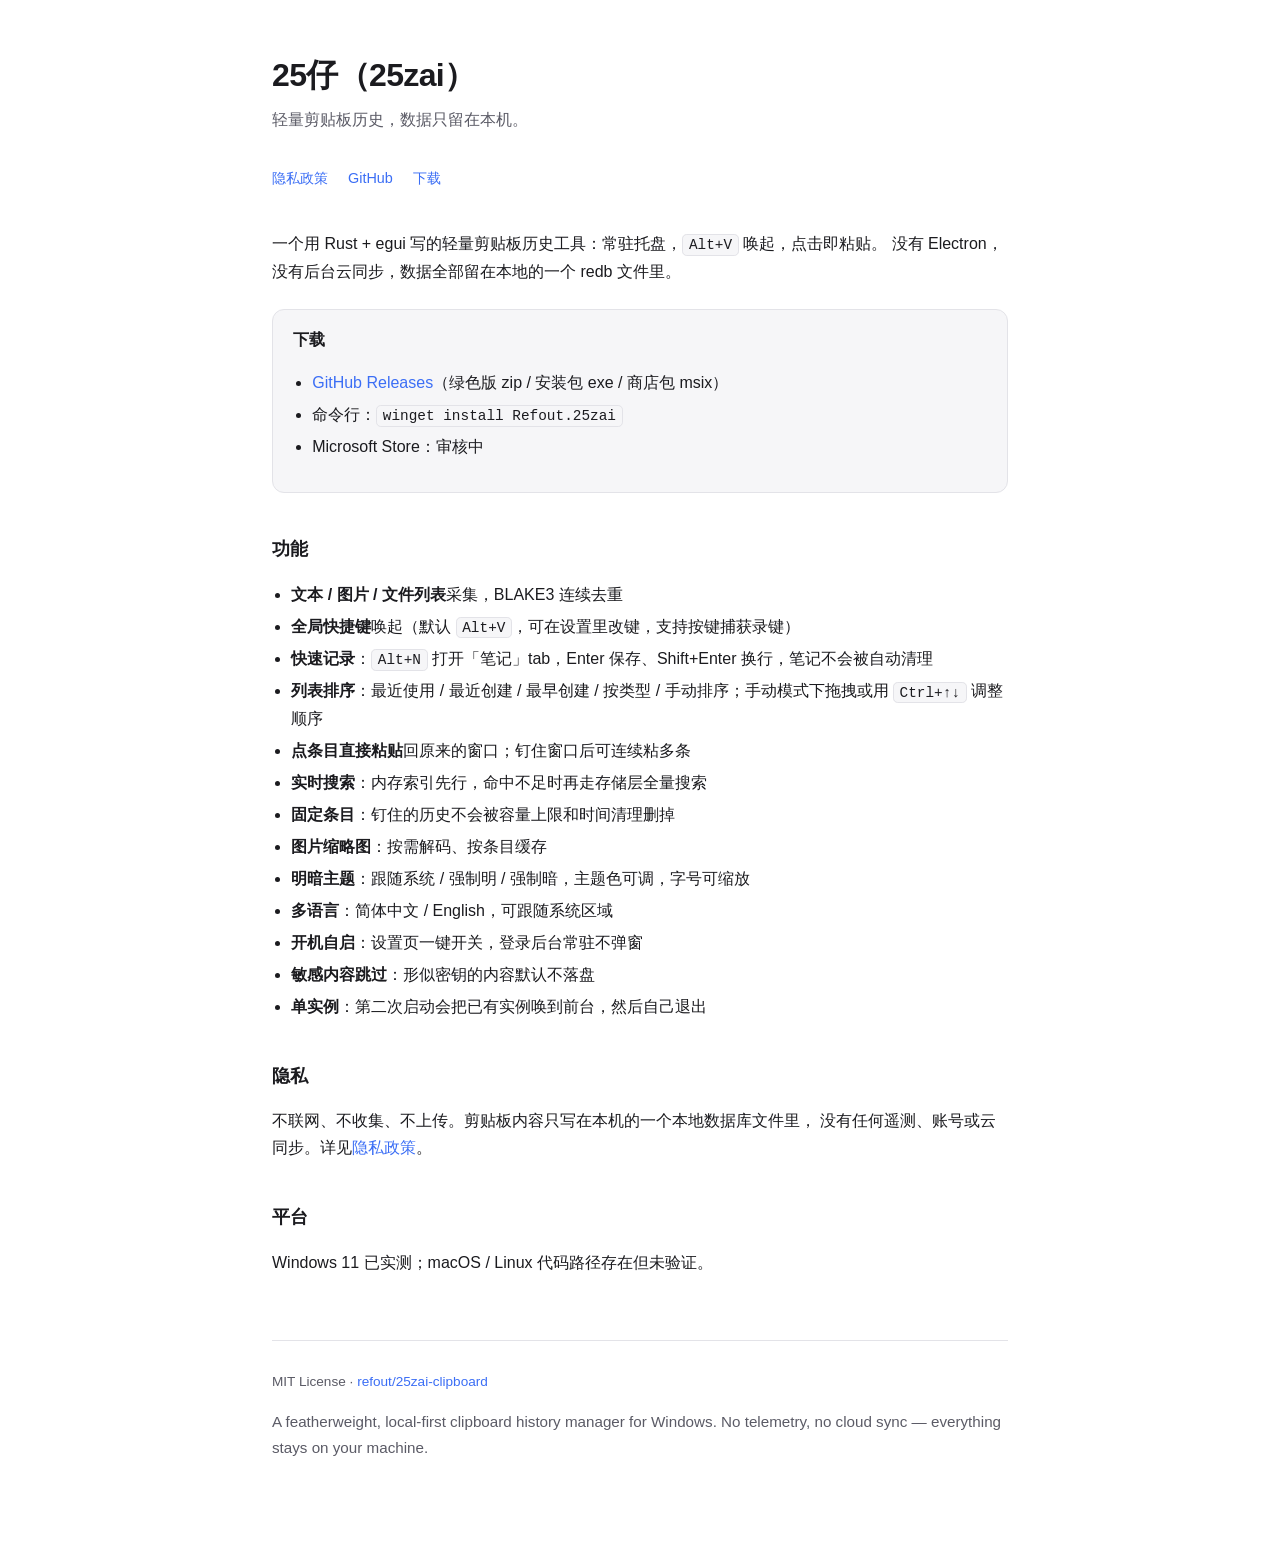
<file: docs/index.html>
<!DOCTYPE html>
<html lang="zh-CN">
<head>
<meta charset="utf-8">
<meta name="viewport" content="width=device-width, initial-scale=1">
<title>25仔（25zai）— 本地优先的剪贴板历史管理器</title>
<meta name="description" content="25仔是一款用 Rust + egui 写的轻量剪贴板历史工具：常驻托盘，Alt+V 唤起，点击即粘贴，数据全部留在本机。">
<link rel="stylesheet" href="style.css">
</head>
<body>
<main>
  <h1>25仔（25zai）</h1>
  <p class="tagline">轻量剪贴板历史，数据只留在本机。</p>

  <nav>
    <a href="privacy.html">隐私政策</a>
    <a href="https://github.com/refout/25zai-clipboard">GitHub</a>
    <a href="https://github.com/refout/25zai-clipboard/releases/latest">下载</a>
  </nav>

  <p>一个用 Rust + egui 写的轻量剪贴板历史工具：常驻托盘，<code>Alt+V</code> 唤起，点击即粘贴。
  没有 Electron，没有后台云同步，数据全部留在本地的一个 redb 文件里。</p>

  <div class="card">
    <strong>下载</strong>
    <ul>
      <li><a href="https://github.com/refout/25zai-clipboard/releases/latest">GitHub Releases</a>（绿色版 zip / 安装包 exe / 商店包 msix）</li>
      <li>命令行：<code>winget install Refout.25zai</code></li>
      <li>Microsoft Store：审核中</li>
    </ul>
  </div>

  <h2>功能</h2>
  <ul>
    <li><strong>文本 / 图片 / 文件列表</strong>采集，BLAKE3 连续去重</li>
    <li><strong>全局快捷键</strong>唤起（默认 <code>Alt+V</code>，可在设置里改键，支持按键捕获录键）</li>
    <li><strong>快速记录</strong>：<code>Alt+N</code> 打开「笔记」tab，Enter 保存、Shift+Enter 换行，笔记不会被自动清理</li>
    <li><strong>列表排序</strong>：最近使用 / 最近创建 / 最早创建 / 按类型 / 手动排序；手动模式下拖拽或用 <code>Ctrl+↑↓</code> 调整顺序</li>
    <li><strong>点条目直接粘贴</strong>回原来的窗口；钉住窗口后可连续粘多条</li>
    <li><strong>实时搜索</strong>：内存索引先行，命中不足时再走存储层全量搜索</li>
    <li><strong>固定条目</strong>：钉住的历史不会被容量上限和时间清理删掉</li>
    <li><strong>图片缩略图</strong>：按需解码、按条目缓存</li>
    <li><strong>明暗主题</strong>：跟随系统 / 强制明 / 强制暗，主题色可调，字号可缩放</li>
    <li><strong>多语言</strong>：简体中文 / English，可跟随系统区域</li>
    <li><strong>开机自启</strong>：设置页一键开关，登录后台常驻不弹窗</li>
    <li><strong>敏感内容跳过</strong>：形似密钥的内容默认不落盘</li>
    <li><strong>单实例</strong>：第二次启动会把已有实例唤到前台，然后自己退出</li>
  </ul>

  <h2>隐私</h2>
  <p>不联网、不收集、不上传。剪贴板内容只写在本机的一个本地数据库文件里，
  没有任何遥测、账号或云同步。详见<a href="privacy.html">隐私政策</a>。</p>

  <h2>平台</h2>
  <p>Windows 11 已实测；macOS / Linux 代码路径存在但未验证。</p>

  <footer>
    <p>MIT License · <a href="https://github.com/refout/25zai-clipboard">refout/25zai-clipboard</a></p>
    <p class="en">A featherweight, local-first clipboard history manager for Windows. No telemetry, no cloud sync — everything stays on your machine.</p>
  </footer>
</main>
</body>
</html>
</file>
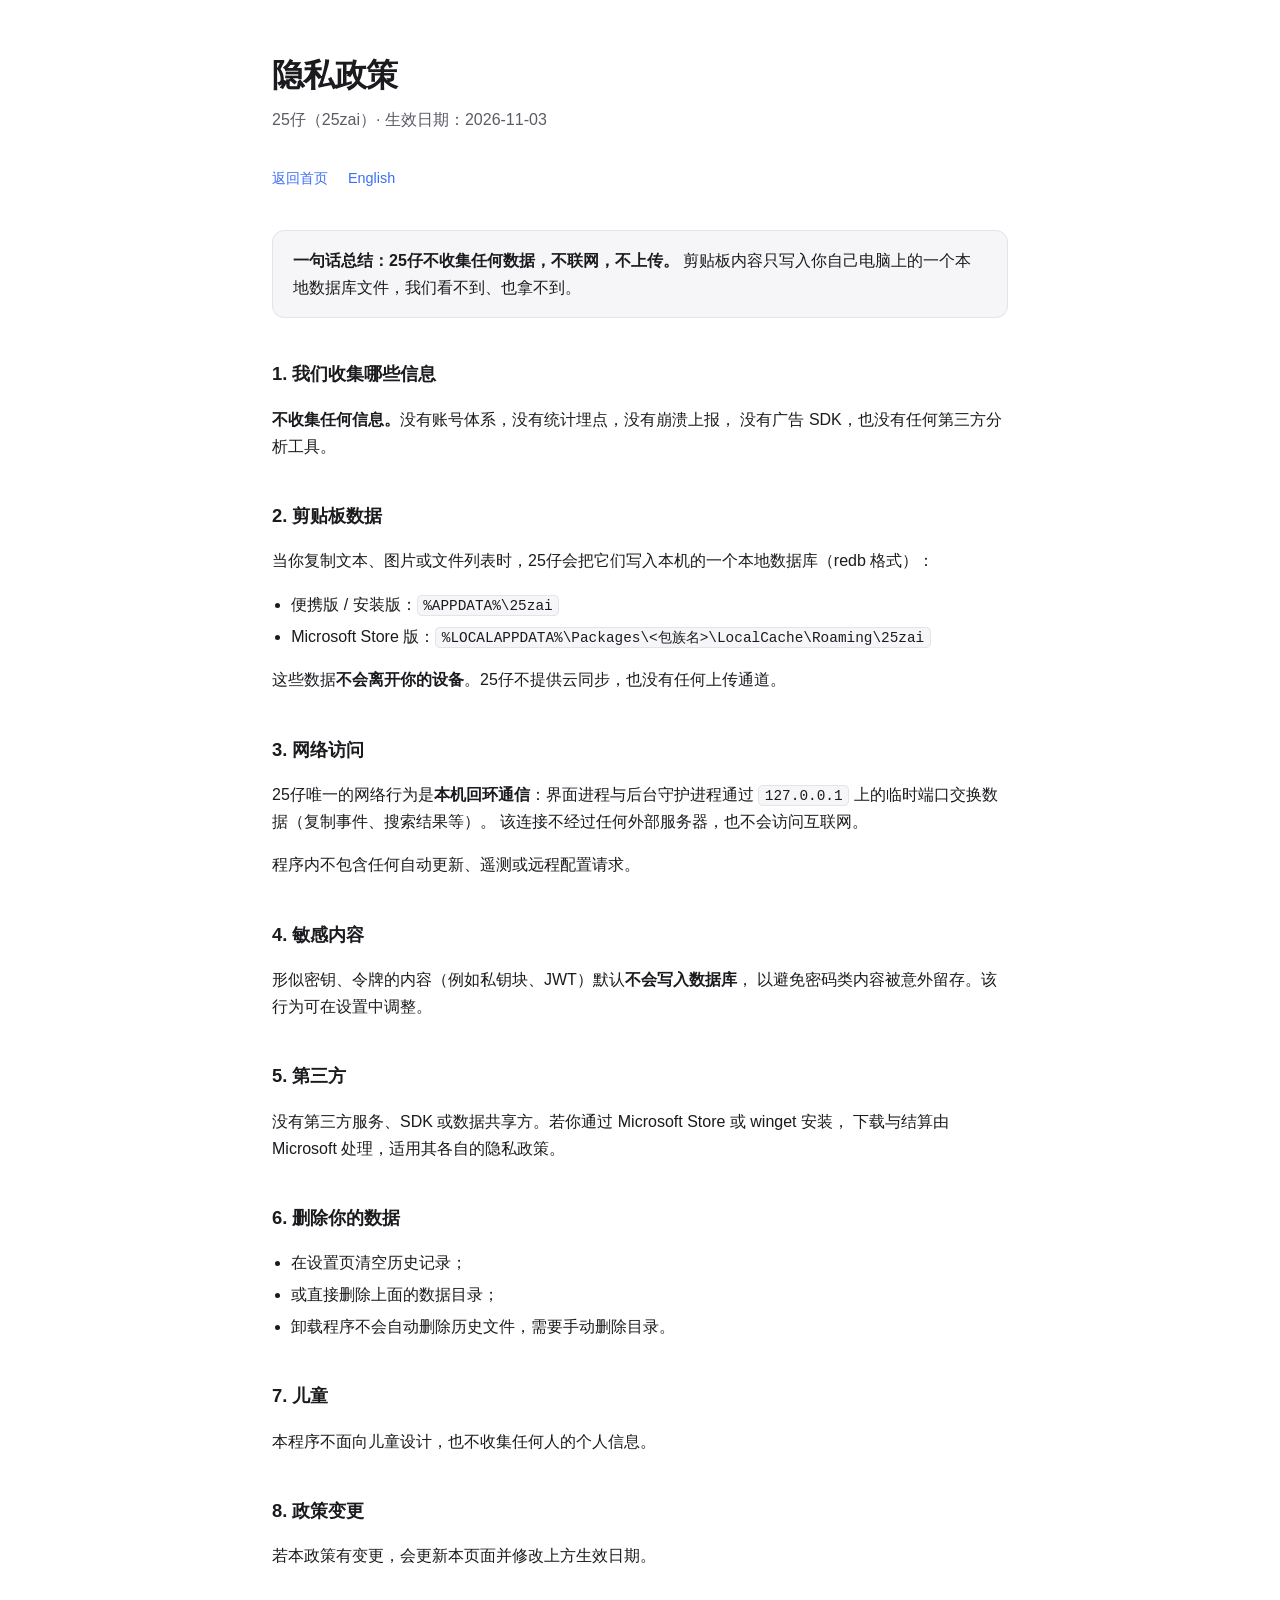
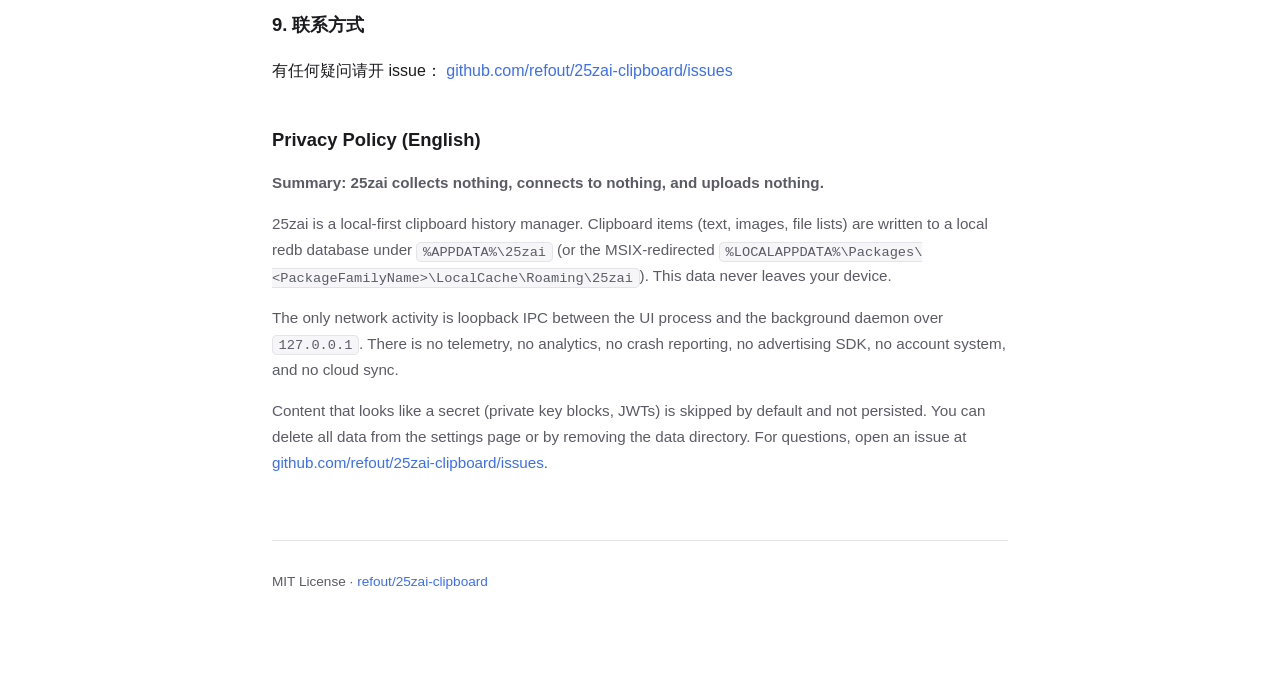
<file: docs/privacy.html>
<!DOCTYPE html>
<html lang="zh-CN">
<head>
<meta charset="utf-8">
<meta name="viewport" content="width=device-width, initial-scale=1">
<title>隐私政策 — 25仔（25zai）</title>
<meta name="description" content="25仔（25zai）隐私政策：不收集、不上传，剪贴板数据只保存在本机。">
<link rel="stylesheet" href="style.css">
</head>
<body>
<main>
  <h1>隐私政策</h1>
  <p class="tagline">25仔（25zai）· 生效日期：2026-11-03</p>

  <nav>
    <a href="index.html">返回首页</a>
    <a href="#en">English</a>
  </nav>

  <div class="card">
    <strong>一句话总结：25仔不收集任何数据，不联网，不上传。</strong>
    剪贴板内容只写入你自己电脑上的一个本地数据库文件，我们看不到、也拿不到。
  </div>

  <h2>1. 我们收集哪些信息</h2>
  <p><strong>不收集任何信息。</strong>没有账号体系，没有统计埋点，没有崩溃上报，
  没有广告 SDK，也没有任何第三方分析工具。</p>

  <h2>2. 剪贴板数据</h2>
  <p>当你复制文本、图片或文件列表时，25仔会把它们写入本机的一个本地数据库（redb 格式）：</p>
  <ul>
    <li>便携版 / 安装版：<code>%APPDATA%\25zai</code></li>
    <li>Microsoft Store 版：<code>%LOCALAPPDATA%\Packages\&lt;包族名&gt;\LocalCache\Roaming\25zai</code></li>
  </ul>
  <p>这些数据<strong>不会离开你的设备</strong>。25仔不提供云同步，也没有任何上传通道。</p>

  <h2>3. 网络访问</h2>
  <p>25仔唯一的网络行为是<strong>本机回环通信</strong>：界面进程与后台守护进程通过
  <code>127.0.0.1</code> 上的临时端口交换数据（复制事件、搜索结果等）。
  该连接不经过任何外部服务器，也不会访问互联网。</p>
  <p>程序内不包含任何自动更新、遥测或远程配置请求。</p>

  <h2>4. 敏感内容</h2>
  <p>形似密钥、令牌的内容（例如私钥块、JWT）默认<strong>不会写入数据库</strong>，
  以避免密码类内容被意外留存。该行为可在设置中调整。</p>

  <h2>5. 第三方</h2>
  <p>没有第三方服务、SDK 或数据共享方。若你通过 Microsoft Store 或 winget 安装，
  下载与结算由 Microsoft 处理，适用其各自的隐私政策。</p>

  <h2>6. 删除你的数据</h2>
  <ul>
    <li>在设置页清空历史记录；</li>
    <li>或直接删除上面的数据目录；</li>
    <li>卸载程序不会自动删除历史文件，需要手动删除目录。</li>
  </ul>

  <h2>7. 儿童</h2>
  <p>本程序不面向儿童设计，也不收集任何人的个人信息。</p>

  <h2>8. 政策变更</h2>
  <p>若本政策有变更，会更新本页面并修改上方生效日期。</p>

  <h2>9. 联系方式</h2>
  <p>有任何疑问请开 issue：
  <a href="https://github.com/refout/25zai-clipboard/issues">github.com/refout/25zai-clipboard/issues</a></p>

  <h2 id="en">Privacy Policy (English)</h2>
  <p class="en"><strong>Summary: 25zai collects nothing, connects to nothing, and uploads nothing.</strong></p>
  <p class="en">25zai is a local-first clipboard history manager. Clipboard items (text, images, file
  lists) are written to a local redb database under <code>%APPDATA%\25zai</code>
  (or the MSIX-redirected <code>%LOCALAPPDATA%\Packages\&lt;PackageFamilyName&gt;\LocalCache\Roaming\25zai</code>).
  This data never leaves your device.</p>
  <p class="en">The only network activity is loopback IPC between the UI process and the background
  daemon over <code>127.0.0.1</code>. There is no telemetry, no analytics, no crash reporting,
  no advertising SDK, no account system, and no cloud sync.</p>
  <p class="en">Content that looks like a secret (private key blocks, JWTs) is skipped by default and
  not persisted. You can delete all data from the settings page or by removing the data directory.
  For questions, open an issue at
  <a href="https://github.com/refout/25zai-clipboard/issues">github.com/refout/25zai-clipboard/issues</a>.</p>

  <footer>
    <p>MIT License · <a href="https://github.com/refout/25zai-clipboard">refout/25zai-clipboard</a></p>
  </footer>
</main>
</body>
</html>
</file>
<file: docs/style.css>
:root {
  color-scheme: light dark;
  --bg: #ffffff;
  --fg: #1b1b1f;
  --muted: #5b5b66;
  --card: #f6f6f8;
  --line: #e3e3e8;
  --accent: #3b6ef5;
}
@media (prefers-color-scheme: dark) {
  :root {
    --bg: #141417;
    --fg: #ececf1;
    --muted: #9a9aa8;
    --card: #1d1d22;
    --line: #2b2b33;
    --accent: #7aa2ff;
  }
}
* { box-sizing: border-box; }
body {
  margin: 0;
  padding: 3rem 1.25rem 5rem;
  background: var(--bg);
  color: var(--fg);
  font: 16px/1.7 -apple-system, BlinkMacSystemFont, "Segoe UI", "Microsoft YaHei", sans-serif;
}
main { max-width: 46rem; margin: 0 auto; }
h1 { font-size: 2rem; margin: 0 0 .25rem; letter-spacing: -.02em; }
h2 { font-size: 1.15rem; margin: 2.5rem 0 .75rem; }
.tagline { color: var(--muted); margin: 0 0 2rem; }
nav { margin-bottom: 2.5rem; font-size: .9rem; }
nav a { margin-right: 1rem; }
a { color: var(--accent); text-decoration: none; }
a:hover { text-decoration: underline; }
ul { padding-left: 1.2rem; }
li { margin: .3rem 0; }
.card {
  background: var(--card);
  border: 1px solid var(--line);
  border-radius: .75rem;
  padding: 1rem 1.25rem;
  margin: 1.5rem 0;
}
code {
  background: var(--card);
  border: 1px solid var(--line);
  border-radius: .3rem;
  padding: .1rem .35rem;
  font-size: .9em;
}
pre code { display: block; padding: .75rem 1rem; overflow-x: auto; }
footer { margin-top: 4rem; color: var(--muted); font-size: .85rem; border-top: 1px solid var(--line); padding-top: 1rem; }
.en { color: var(--muted); font-size: .95rem; }
</file>
